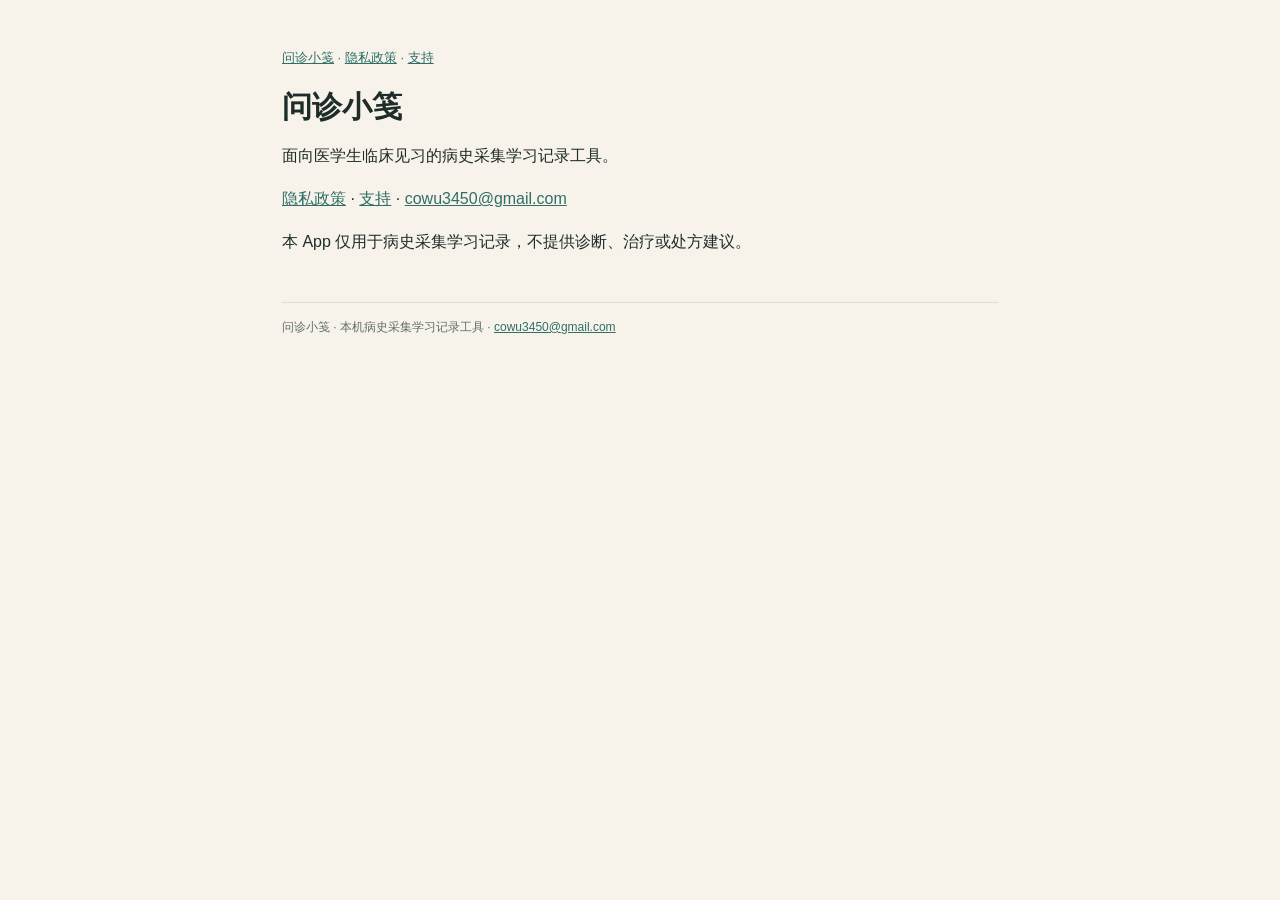
<file: index.html>
<!doctype html>
<html lang="zh-CN"><head><meta charset="utf-8"><meta name="viewport" content="width=device-width,initial-scale=1">
<title>问诊小笺</title><link rel="stylesheet" href="style.css"></head>
<body><main><p class="top"><a href="index.html">问诊小笺</a> · <a href="privacy.html">隐私政策</a> · <a href="support.html">支持</a></p>
<h1>问诊小笺</h1>
<p>面向医学生临床见习的病史采集学习记录工具。</p>
<p><a href="privacy.html">隐私政策</a> · <a href="support.html">支持</a> · <a href="mailto:cowu3450@gmail.com">cowu3450@gmail.com</a></p>
<p>本 App 仅用于病史采集学习记录，不提供诊断、治疗或处方建议。</p>
<p class="footer">问诊小笺 · 本机病史采集学习记录工具 · <a href="mailto:cowu3450@gmail.com">cowu3450@gmail.com</a></p></main></body></html>
</file>
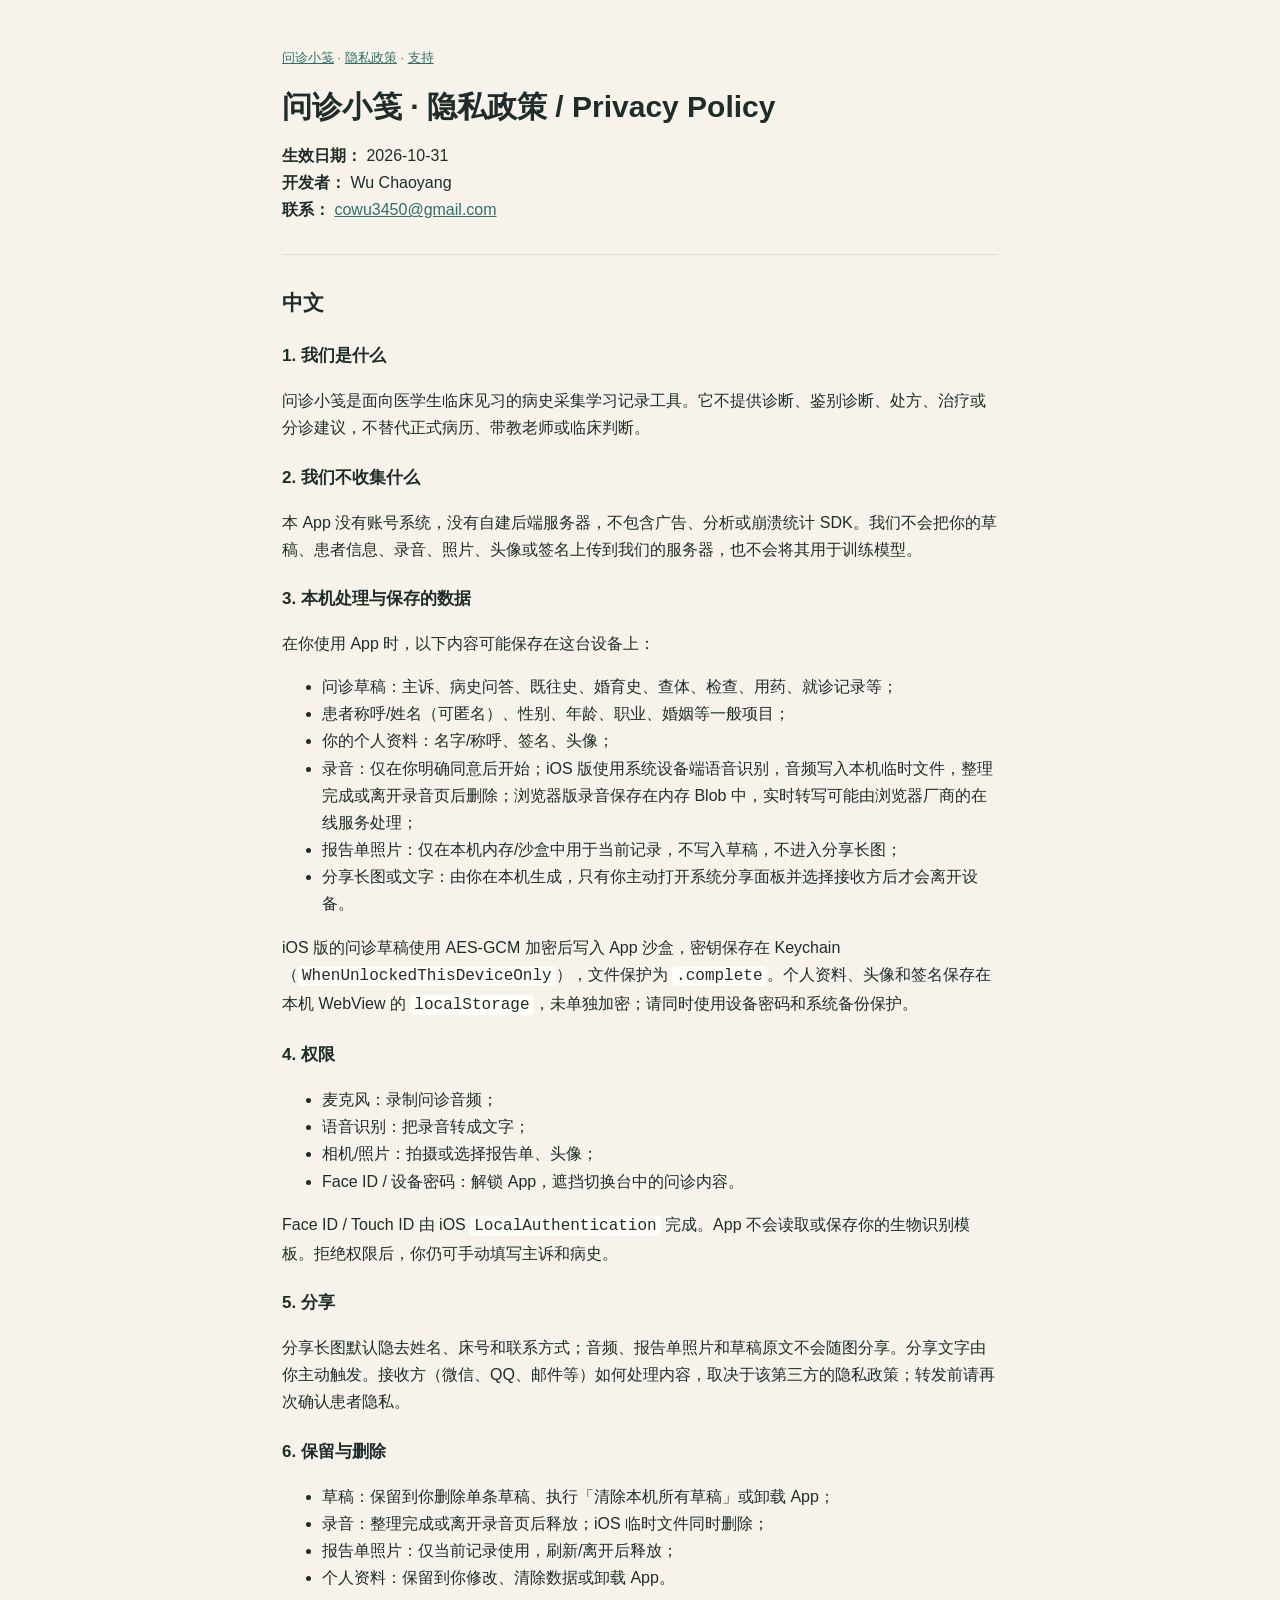
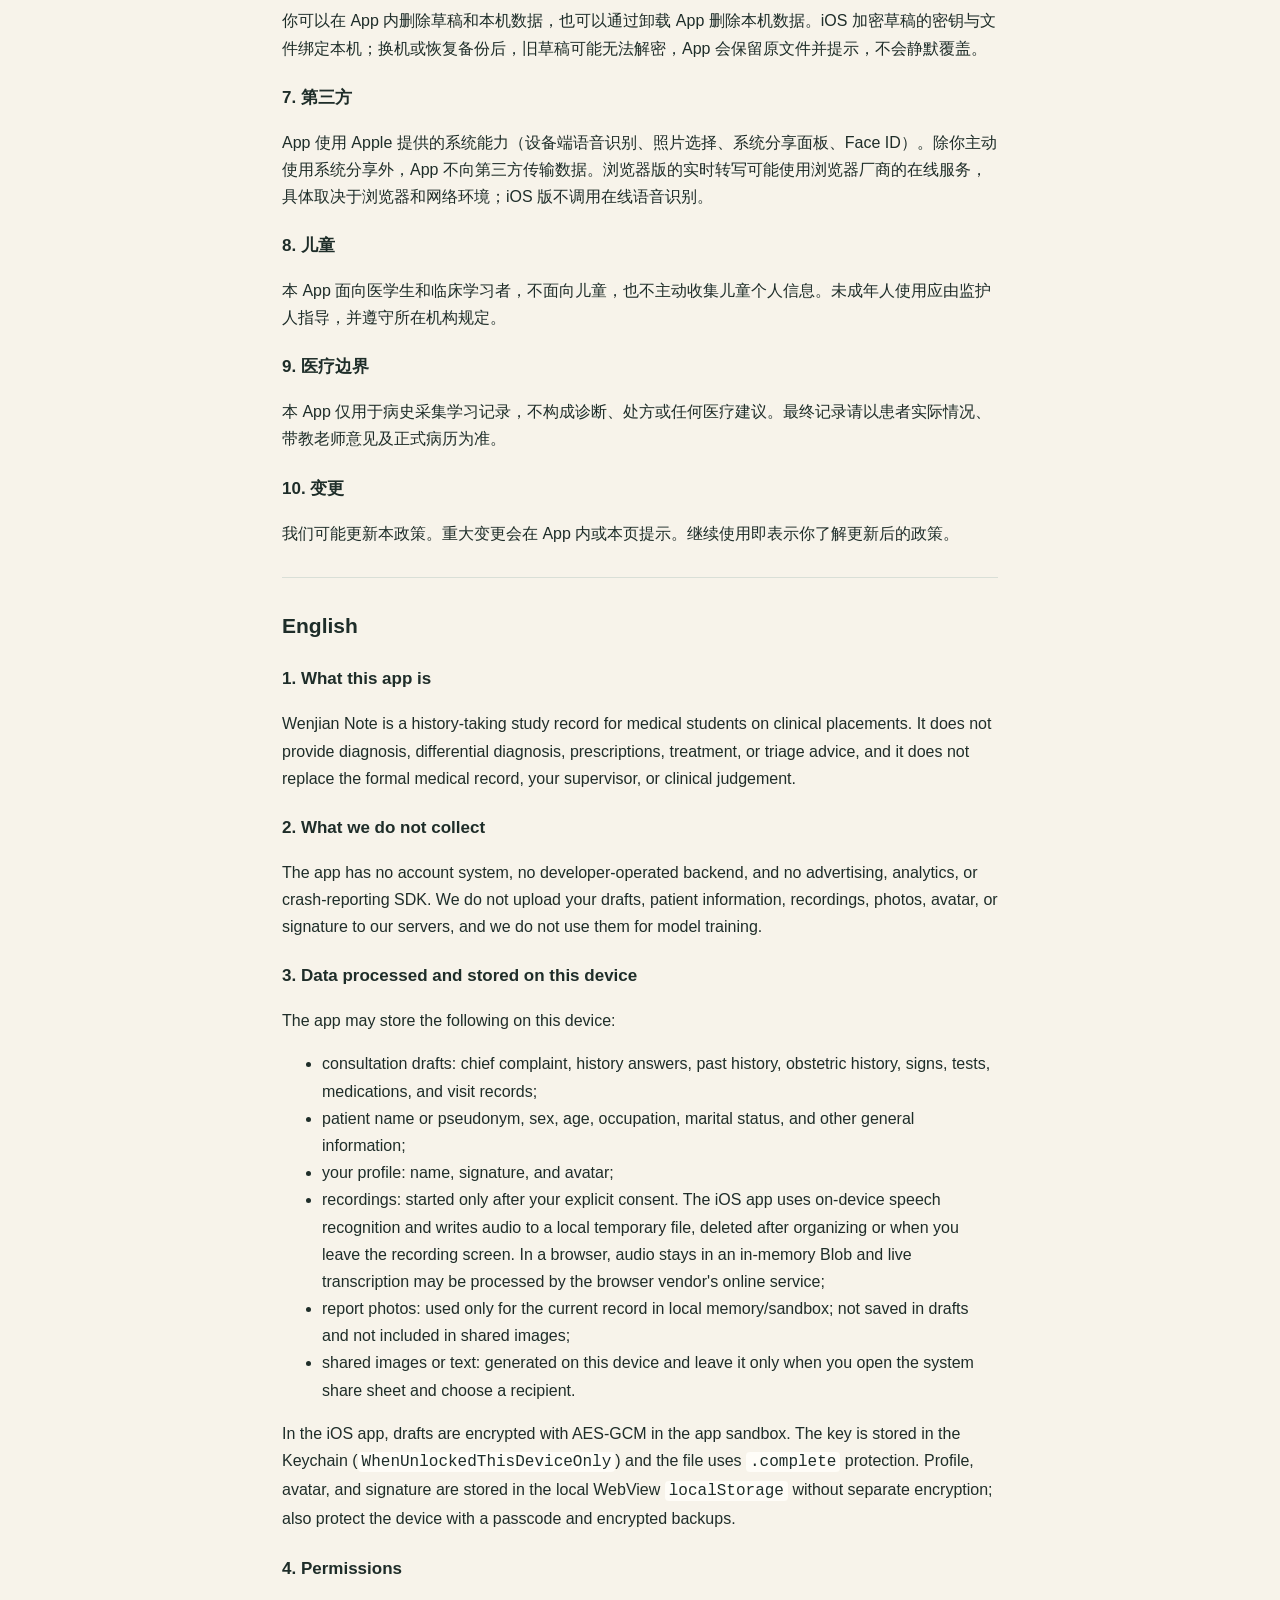
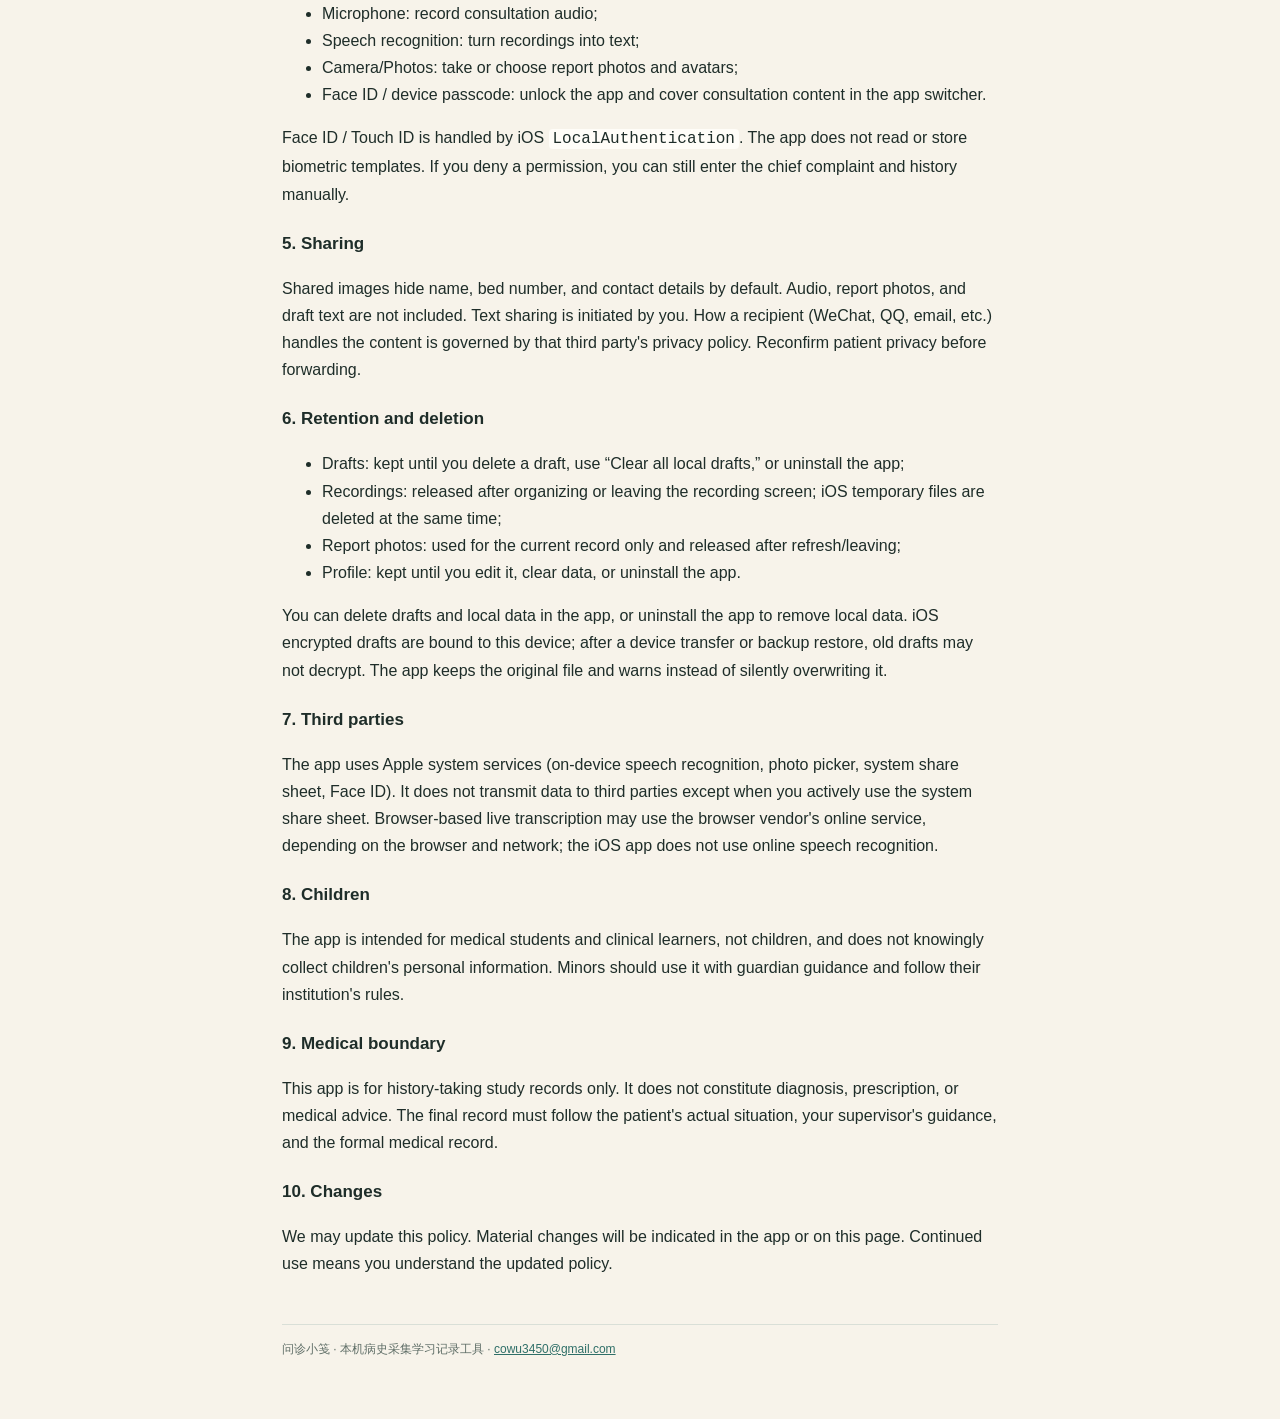
<file: privacy.html>
<!doctype html>
<html lang="zh-CN"><head><meta charset="utf-8"><meta name="viewport" content="width=device-width,initial-scale=1">
<title>隐私政策 · 问诊小笺</title><link rel="stylesheet" href="style.css"></head>
<body><main><p class="top"><a href="index.html">问诊小笺</a> · <a href="privacy.html">隐私政策</a> · <a href="support.html">支持</a></p>
<h1>问诊小笺 · 隐私政策 / Privacy Policy</h1>
<p><strong>生效日期：</strong> 2026-10-31<br><strong>开发者：</strong> Wu Chaoyang<br><strong>联系：</strong> <a href="mailto:cowu3450@gmail.com">cowu3450@gmail.com</a></p>
<hr>
<h2>中文</h2>
<h3>1. 我们是什么</h3>
<p>问诊小笺是面向医学生临床见习的病史采集学习记录工具。它不提供诊断、鉴别诊断、处方、治疗或分诊建议，不替代正式病历、带教老师或临床判断。</p>
<h3>2. 我们不收集什么</h3>
<p>本 App 没有账号系统，没有自建后端服务器，不包含广告、分析或崩溃统计 SDK。我们不会把你的草稿、患者信息、录音、照片、头像或签名上传到我们的服务器，也不会将其用于训练模型。</p>
<h3>3. 本机处理与保存的数据</h3>
<p>在你使用 App 时，以下内容可能保存在这台设备上：</p>
<ul>
<li>问诊草稿：主诉、病史问答、既往史、婚育史、查体、检查、用药、就诊记录等；</li>
<li>患者称呼/姓名（可匿名）、性别、年龄、职业、婚姻等一般项目；</li>
<li>你的个人资料：名字/称呼、签名、头像；</li>
<li>录音：仅在你明确同意后开始；iOS 版使用系统设备端语音识别，音频写入本机临时文件，整理完成或离开录音页后删除；浏览器版录音保存在内存 Blob 中，实时转写可能由浏览器厂商的在线服务处理；</li>
<li>报告单照片：仅在本机内存/沙盒中用于当前记录，不写入草稿，不进入分享长图；</li>
<li>分享长图或文字：由你在本机生成，只有你主动打开系统分享面板并选择接收方后才会离开设备。</li>
</ul>
<p>iOS 版的问诊草稿使用 AES-GCM 加密后写入 App 沙盒，密钥保存在 Keychain（<code>WhenUnlockedThisDeviceOnly</code>），文件保护为 <code>.complete</code>。个人资料、头像和签名保存在本机 WebView 的 <code>localStorage</code>，未单独加密；请同时使用设备密码和系统备份保护。</p>
<h3>4. 权限</h3>
<ul>
<li>麦克风：录制问诊音频；</li>
<li>语音识别：把录音转成文字；</li>
<li>相机/照片：拍摄或选择报告单、头像；</li>
<li>Face ID / 设备密码：解锁 App，遮挡切换台中的问诊内容。</li>
</ul>
<p>Face ID / Touch ID 由 iOS <code>LocalAuthentication</code> 完成。App 不会读取或保存你的生物识别模板。拒绝权限后，你仍可手动填写主诉和病史。</p>
<h3>5. 分享</h3>
<p>分享长图默认隐去姓名、床号和联系方式；音频、报告单照片和草稿原文不会随图分享。分享文字由你主动触发。接收方（微信、QQ、邮件等）如何处理内容，取决于该第三方的隐私政策；转发前请再次确认患者隐私。</p>
<h3>6. 保留与删除</h3>
<ul>
<li>草稿：保留到你删除单条草稿、执行「清除本机所有草稿」或卸载 App；</li>
<li>录音：整理完成或离开录音页后释放；iOS 临时文件同时删除；</li>
<li>报告单照片：仅当前记录使用，刷新/离开后释放；</li>
<li>个人资料：保留到你修改、清除数据或卸载 App。</li>
</ul>
<p>你可以在 App 内删除草稿和本机数据，也可以通过卸载 App 删除本机数据。iOS 加密草稿的密钥与文件绑定本机；换机或恢复备份后，旧草稿可能无法解密，App 会保留原文件并提示，不会静默覆盖。</p>
<h3>7. 第三方</h3>
<p>App 使用 Apple 提供的系统能力（设备端语音识别、照片选择、系统分享面板、Face ID）。除你主动使用系统分享外，App 不向第三方传输数据。浏览器版的实时转写可能使用浏览器厂商的在线服务，具体取决于浏览器和网络环境；iOS 版不调用在线语音识别。</p>
<h3>8. 儿童</h3>
<p>本 App 面向医学生和临床学习者，不面向儿童，也不主动收集儿童个人信息。未成年人使用应由监护人指导，并遵守所在机构规定。</p>
<h3>9. 医疗边界</h3>
<p>本 App 仅用于病史采集学习记录，不构成诊断、处方或任何医疗建议。最终记录请以患者实际情况、带教老师意见及正式病历为准。</p>
<h3>10. 变更</h3>
<p>我们可能更新本政策。重大变更会在 App 内或本页提示。继续使用即表示你了解更新后的政策。</p>
<hr>
<h2>English</h2>
<h3>1. What this app is</h3>
<p>Wenjian Note is a history-taking study record for medical students on clinical placements. It does not provide diagnosis, differential diagnosis, prescriptions, treatment, or triage advice, and it does not replace the formal medical record, your supervisor, or clinical judgement.</p>
<h3>2. What we do not collect</h3>
<p>The app has no account system, no developer-operated backend, and no advertising, analytics, or crash-reporting SDK. We do not upload your drafts, patient information, recordings, photos, avatar, or signature to our servers, and we do not use them for model training.</p>
<h3>3. Data processed and stored on this device</h3>
<p>The app may store the following on this device:</p>
<ul>
<li>consultation drafts: chief complaint, history answers, past history, obstetric history, signs, tests, medications, and visit records;</li>
<li>patient name or pseudonym, sex, age, occupation, marital status, and other general information;</li>
<li>your profile: name, signature, and avatar;</li>
<li>recordings: started only after your explicit consent. The iOS app uses on-device speech recognition and writes audio to a local temporary file, deleted after organizing or when you leave the recording screen. In a browser, audio stays in an in-memory Blob and live transcription may be processed by the browser vendor&#x27;s online service;</li>
<li>report photos: used only for the current record in local memory/sandbox; not saved in drafts and not included in shared images;</li>
<li>shared images or text: generated on this device and leave it only when you open the system share sheet and choose a recipient.</li>
</ul>
<p>In the iOS app, drafts are encrypted with AES-GCM in the app sandbox. The key is stored in the Keychain (<code>WhenUnlockedThisDeviceOnly</code>) and the file uses <code>.complete</code> protection. Profile, avatar, and signature are stored in the local WebView <code>localStorage</code> without separate encryption; also protect the device with a passcode and encrypted backups.</p>
<h3>4. Permissions</h3>
<ul>
<li>Microphone: record consultation audio;</li>
<li>Speech recognition: turn recordings into text;</li>
<li>Camera/Photos: take or choose report photos and avatars;</li>
<li>Face ID / device passcode: unlock the app and cover consultation content in the app switcher.</li>
</ul>
<p>Face ID / Touch ID is handled by iOS <code>LocalAuthentication</code>. The app does not read or store biometric templates. If you deny a permission, you can still enter the chief complaint and history manually.</p>
<h3>5. Sharing</h3>
<p>Shared images hide name, bed number, and contact details by default. Audio, report photos, and draft text are not included. Text sharing is initiated by you. How a recipient (WeChat, QQ, email, etc.) handles the content is governed by that third party&#x27;s privacy policy. Reconfirm patient privacy before forwarding.</p>
<h3>6. Retention and deletion</h3>
<ul>
<li>Drafts: kept until you delete a draft, use “Clear all local drafts,” or uninstall the app;</li>
<li>Recordings: released after organizing or leaving the recording screen; iOS temporary files are deleted at the same time;</li>
<li>Report photos: used for the current record only and released after refresh/leaving;</li>
<li>Profile: kept until you edit it, clear data, or uninstall the app.</li>
</ul>
<p>You can delete drafts and local data in the app, or uninstall the app to remove local data. iOS encrypted drafts are bound to this device; after a device transfer or backup restore, old drafts may not decrypt. The app keeps the original file and warns instead of silently overwriting it.</p>
<h3>7. Third parties</h3>
<p>The app uses Apple system services (on-device speech recognition, photo picker, system share sheet, Face ID). It does not transmit data to third parties except when you actively use the system share sheet. Browser-based live transcription may use the browser vendor&#x27;s online service, depending on the browser and network; the iOS app does not use online speech recognition.</p>
<h3>8. Children</h3>
<p>The app is intended for medical students and clinical learners, not children, and does not knowingly collect children&#x27;s personal information. Minors should use it with guardian guidance and follow their institution&#x27;s rules.</p>
<h3>9. Medical boundary</h3>
<p>This app is for history-taking study records only. It does not constitute diagnosis, prescription, or medical advice. The final record must follow the patient&#x27;s actual situation, your supervisor&#x27;s guidance, and the formal medical record.</p>
<h3>10. Changes</h3>
<p>We may update this policy. Material changes will be indicated in the app or on this page. Continued use means you understand the updated policy.</p>
<p class="footer">问诊小笺 · 本机病史采集学习记录工具 · <a href="mailto:cowu3450@gmail.com">cowu3450@gmail.com</a></p></main></body></html>
</file>
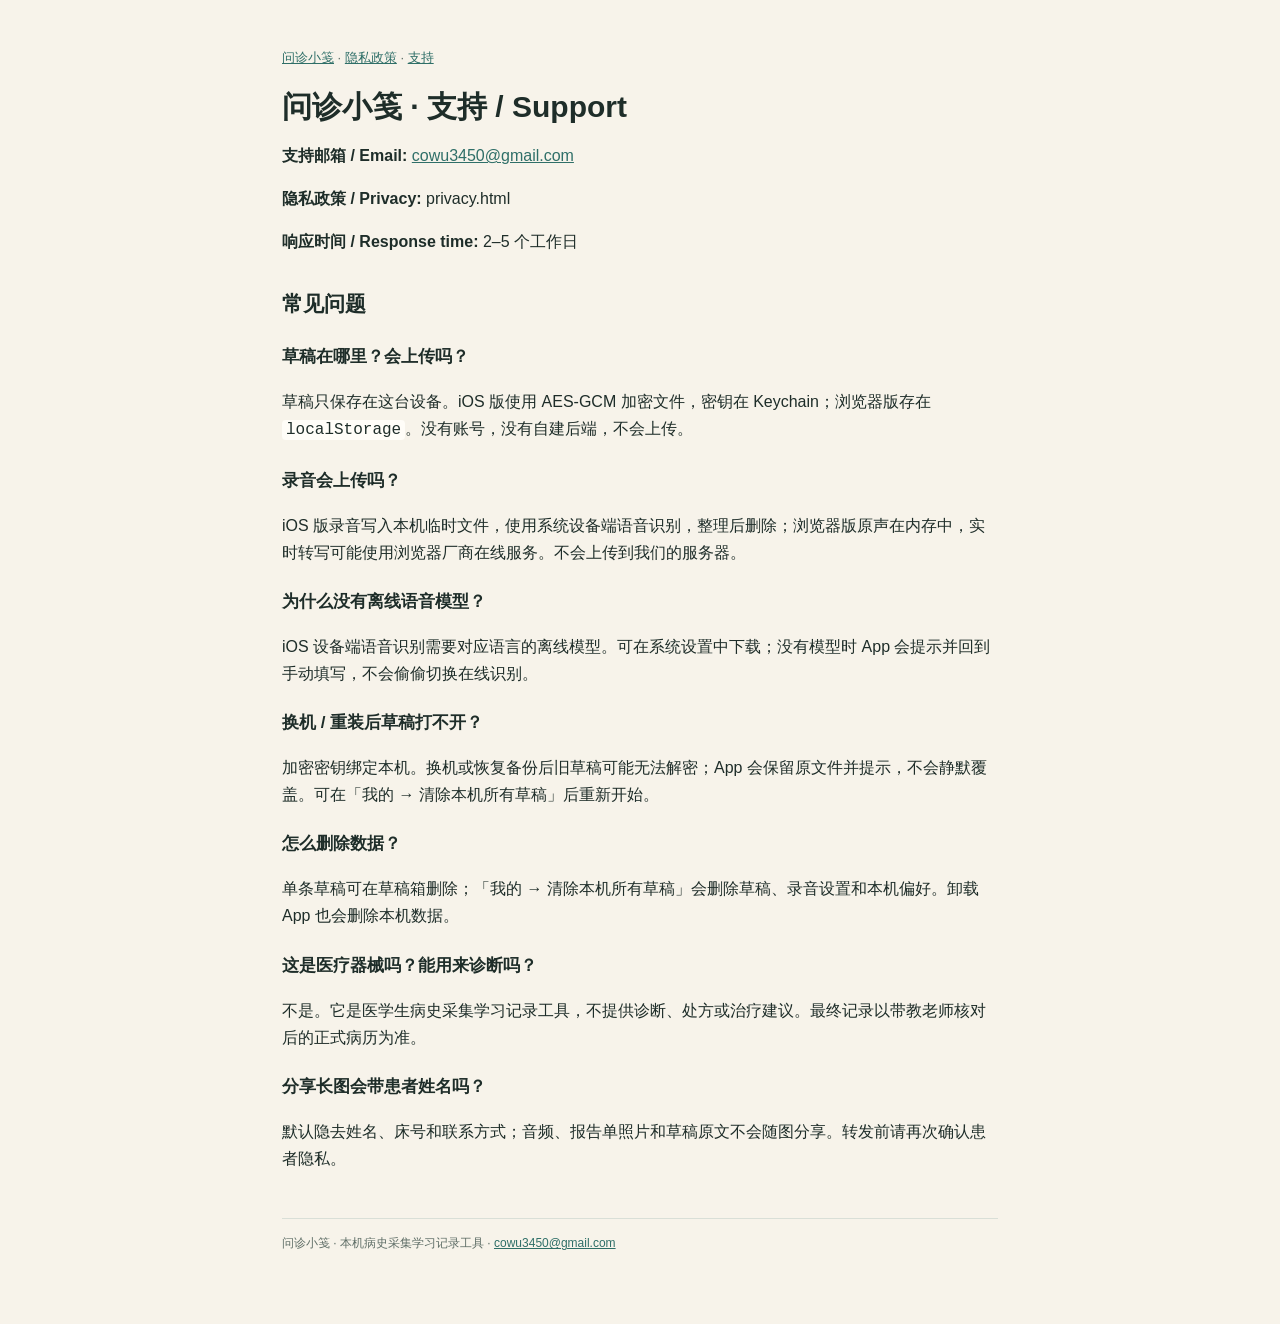
<file: support.html>
<!doctype html>
<html lang="zh-CN"><head><meta charset="utf-8"><meta name="viewport" content="width=device-width,initial-scale=1">
<title>支持 · 问诊小笺</title><link rel="stylesheet" href="style.css"></head>
<body><main><p class="top"><a href="index.html">问诊小笺</a> · <a href="privacy.html">隐私政策</a> · <a href="support.html">支持</a></p>
<h1>问诊小笺 · 支持 / Support</h1>
<p><strong>支持邮箱 / Email:</strong> <a href="mailto:cowu3450@gmail.com">cowu3450@gmail.com</a></p>
<p><strong>隐私政策 / Privacy:</strong> privacy.html</p>
<p><strong>响应时间 / Response time:</strong> 2–5 个工作日</p>
<h2>常见问题</h2>
<h3>草稿在哪里？会上传吗？</h3>
<p>草稿只保存在这台设备。iOS 版使用 AES-GCM 加密文件，密钥在 Keychain；浏览器版存在 <code>localStorage</code>。没有账号，没有自建后端，不会上传。</p>
<h3>录音会上传吗？</h3>
<p>iOS 版录音写入本机临时文件，使用系统设备端语音识别，整理后删除；浏览器版原声在内存中，实时转写可能使用浏览器厂商在线服务。不会上传到我们的服务器。</p>
<h3>为什么没有离线语音模型？</h3>
<p>iOS 设备端语音识别需要对应语言的离线模型。可在系统设置中下载；没有模型时 App 会提示并回到手动填写，不会偷偷切换在线识别。</p>
<h3>换机 / 重装后草稿打不开？</h3>
<p>加密密钥绑定本机。换机或恢复备份后旧草稿可能无法解密；App 会保留原文件并提示，不会静默覆盖。可在「我的 → 清除本机所有草稿」后重新开始。</p>
<h3>怎么删除数据？</h3>
<p>单条草稿可在草稿箱删除；「我的 → 清除本机所有草稿」会删除草稿、录音设置和本机偏好。卸载 App 也会删除本机数据。</p>
<h3>这是医疗器械吗？能用来诊断吗？</h3>
<p>不是。它是医学生病史采集学习记录工具，不提供诊断、处方或治疗建议。最终记录以带教老师核对后的正式病历为准。</p>
<h3>分享长图会带患者姓名吗？</h3>
<p>默认隐去姓名、床号和联系方式；音频、报告单照片和草稿原文不会随图分享。转发前请再次确认患者隐私。</p>
<p class="footer">问诊小笺 · 本机病史采集学习记录工具 · <a href="mailto:cowu3450@gmail.com">cowu3450@gmail.com</a></p></main></body></html>
</file>
<file: style.css>
:root{--ink:#1e2d29;--muted:#5f6e67;--paper:#f7f3ea;--accent:#2f6f68;--line:#d9dfd7}
*{box-sizing:border-box}body{margin:0;background:var(--paper);color:var(--ink);font:16px/1.7 -apple-system,BlinkMacSystemFont,"PingFang SC","Noto Sans SC",sans-serif}
main{max-width:760px;margin:0 auto;padding:34px 22px 60px}h1{font-size:30px;line-height:1.3;margin:18px 0 8px}h2{font-size:21px;margin:30px 0 8px}h3{font-size:17px;margin:22px 0 6px}p,li{color:var(--ink)}blockquote{margin:16px 0;padding:10px 14px;border-left:3px solid var(--accent);background:#fffdf8;color:var(--muted)}
a{color:var(--accent)}code{background:#fffdf8;padding:1px 4px;border-radius:4px}pre{overflow:auto;background:#fffdf8;padding:12px;border-radius:8px}hr{border:0;border-top:1px solid var(--line);margin:30px 0}
.top{font-size:13px;color:var(--muted)}.footer{margin-top:46px;padding-top:14px;border-top:1px solid var(--line);font-size:12px;color:var(--muted)}
</file>
